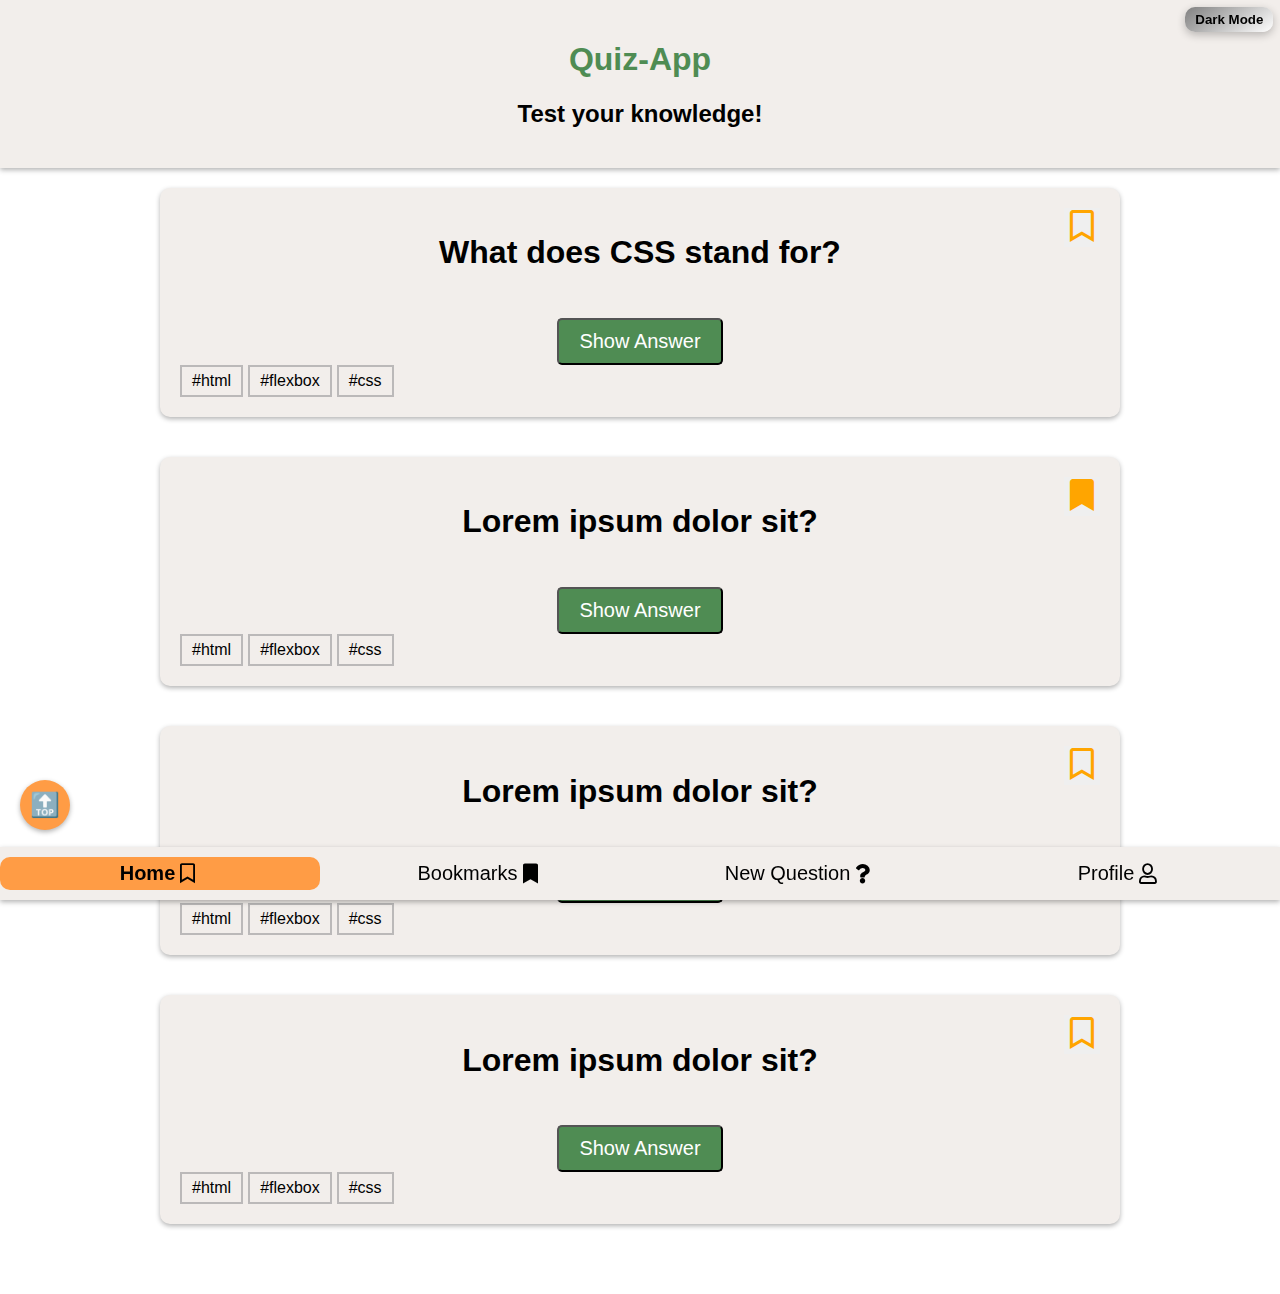
<file: index.html>
<!DOCTYPE html>
<html lang="en">
  <head>
    <meta charset="UTF-8" />
    <meta name="viewport" content="width=device-width, initial-scale=1.0" />
    <title>Quiz App</title>
    <link rel="stylesheet" href="./CSS/styles.css" />
    <script src="./JS/index.js" defer></script>
    <script src="./JS/form.js" defer></script>
    <script src="./JS/darkMode.js" defer></script>
    <script src="./JS/bookmark.js" defer></script>
    <script src="./JS/showAnswer.js" defer></script>
    <link
      rel="stylesheet"
      href="https://use.fontawesome.com/releases/v5.15.4/css/all.css"
    />
  </head>

  <body id="homepage" data-theme="dark">
    <header class="title">
      <h1>Quiz-App</h1>
      <h2>Test your knowledge!</h2>
      <button data-js="dark-button">Dark Mode</button>
    </header>

    <main>
      <section>
        <article class="question-card">
          <button aria-label="Bookmark this question" class="bookmark">
            <i class="far fa-bookmark"></i>
          </button>
          <div>
            <h2>What does CSS stand for?</h2>
            <button aria-label="Show answer of Question" class="showAnswerBtn">
              Show Answer
            </button>
            <div class="answer hidden">
              CSS stands for Cascading Style Sheets.
            </div>
            <button class="hideAnswerBtn hidden">Hide Answer</button>
          </div>
          <div class="tags">
            <span aria-label="tag" class="tag">#html</span>
            <span aria-label="tag" class="tag">#flexbox</span>
            <span aria-label="tag" class="tag">#css</span>
          </div>
        </article>
      </section>

      <section>
        <article class="question-card">
          <button aria-label="Bookmark this question" class="bookmark">
            <i class="fas fa-bookmark"></i>
          </button>
          <div>
            <h2>Lorem ipsum dolor sit?</h2>
            <button aria-label="Show answer of Question" class="showAnswerBtn">
              Show Answer
            </button>
          </div>
          <div class="tags">
            <span aria-label="tag" class="tag">#html</span>
            <span aria-label="tag" class="tag">#flexbox</span>
            <span aria-label="tag" class="tag">#css</span>
          </div>
        </article>
      </section>

      <section>
        <article class="question-card">
          <button aria-label="Bookmark this question" class="bookmark">
            <i class="far fa-bookmark"></i>
          </button>
          <div>
            <h2>Lorem ipsum dolor sit?</h2>
            <button aria-label="Show answer of Question" class="showAnswerBtn">
              Show Answer
            </button>
          </div>
          <div class="tags">
            <span aria-label="tag" class="tag">#html</span>
            <span aria-label="tag" class="tag">#flexbox</span>
            <span aria-label="tag" class="tag">#css</span>
          </div>
        </article>
      </section>

      <section>
        <article class="question-card">
          <button aria-label="Bookmark this question" class="bookmark">
            <i class="far fa-bookmark"></i>
          </button>
          <div>
            <h2>Lorem ipsum dolor sit?</h2>
            <button aria-label="Show answer of Question" class="showAnswerBtn">
              Show Answer
            </button>
          </div>
          <div class="tags">
            <span aria-label="tag" class="tag">#html</span>
            <span aria-label="tag" class="tag">#flexbox</span>
            <span aria-label="tag" class="tag">#css</span>
          </div>
        </article>
      </section>

      <button aria-label="back-to-top" class="back-to-top">🔝</button>
    </main>

    <footer>
      <nav class="navbar">
        <a href="index.html" class="nav active" aria-label="Home"
          >Home<i class="far fa-bookmark"></i
        ></a>
        <a href="bookmarks.html" class="nav" aria-label="Bookmarks"
          >Bookmarks<i class="fas fa-bookmark"></i
        ></a>
        <a href="form.html" class="nav" aria-label="Create question"
          >New Question <i class="fa fa-question"></i
        ></a>
        <a href="profile.html" class="nav" aria-label="Profile"
          >Profile <i class="far fa-regular fa-user"></i
        ></a>
      </nav>
    </footer>
  </body>
</html>
</file>
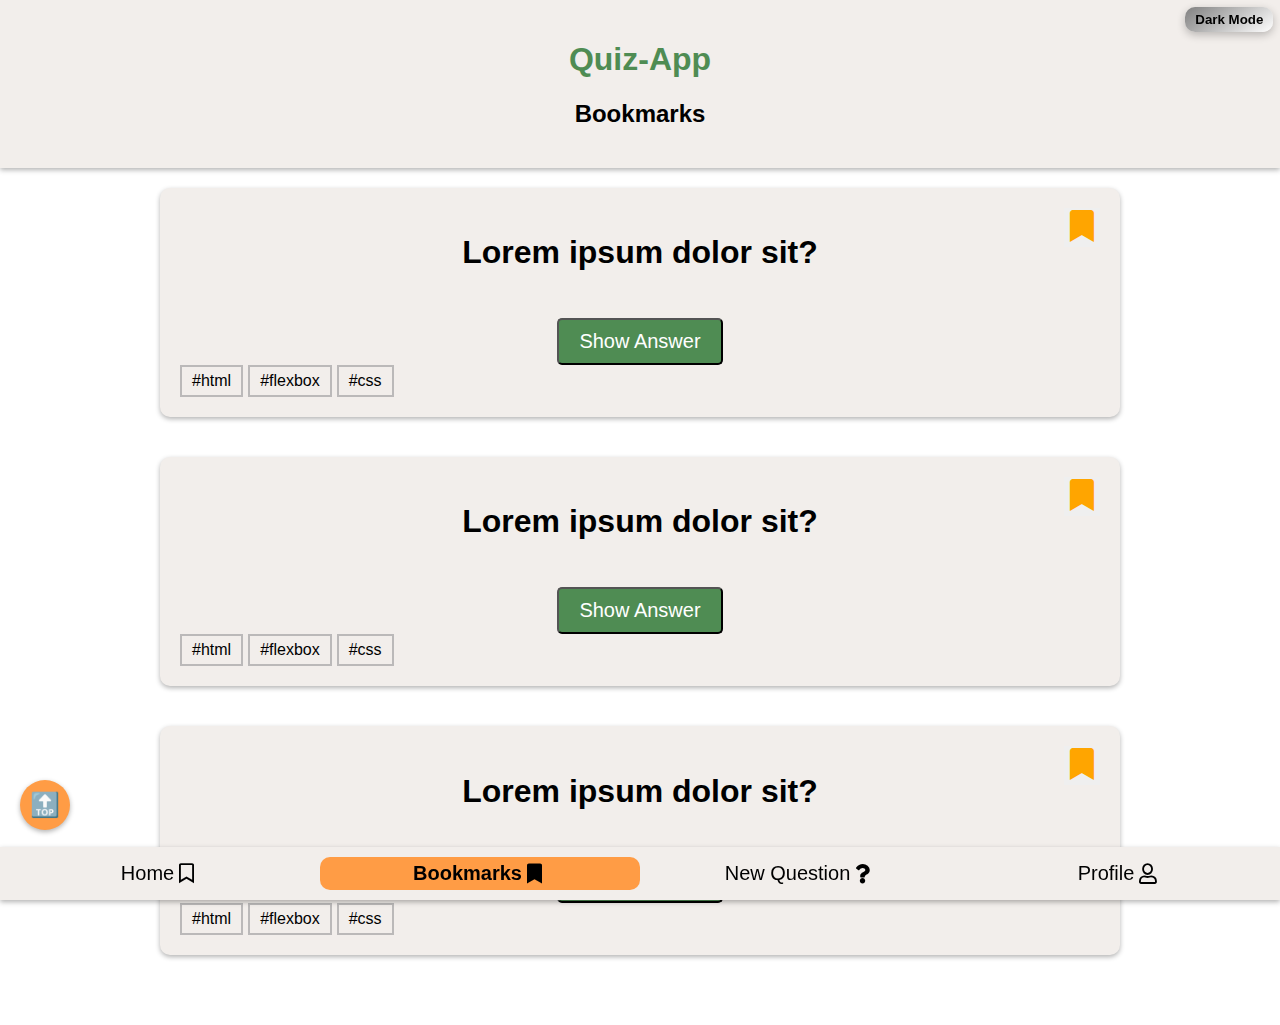
<file: bookmarks.html>
<!DOCTYPE html>
<html lang="en">
  <head>
    <meta charset="UTF-8" />
    <meta name="viewport" content="width=device-width, initial-scale=1.0" />
    <title>Bookmarks</title>
    <link rel="stylesheet" href="./CSS/styles.css" />
    <script src="./JS/index.js" defer></script>
    <script src="./JS/form.js" defer></script>
    <script src="./JS/darkMode.js" defer></script>
    <script src="./JS/bookmark.js" defer></script>
    <link
      rel="stylesheet"
      href="https://use.fontawesome.com/releases/v5.15.4/css/all.css"
    />
  </head>

  <body id="bookmark" data-theme="dark">
    <header class="title">
      <h1>Quiz-App</h1>
      <h2>Bookmarks</h2>
      <button data-js="dark-button">Dark Mode</button>
    </header>

    <main>
      <section>
        <article aria-label="Bookmark this question" class="question-card">
          <button aria-label="Bookmark this question" class="bookmark">
            <i class="fas fa-bookmark"></i>
          </button>
          <div>
            <h2>Lorem ipsum dolor sit?</h2>
            <button aria-label="Show answer of Question" class="showAnswerBtn">
              Show Answer
            </button>
          </div>
          <div class="tags">
            <span aria-label="tag" class="tag">#html</span>
            <span aria-label="tag" class="tag">#flexbox</span>
            <span aria-label="tag" class="tag">#css</span>
          </div>
        </article>
      </section>

      <section>
        <article aria-label="Bookmark this question" class="question-card">
          <button aria-label="Bookmark this question" class="bookmark">
            <i class="fas fa-bookmark"></i>
          </button>
          <div>
            <h2>Lorem ipsum dolor sit?</h2>
            <button aria-label="Show answer of Question" class="showAnswerBtn">
              Show Answer
            </button>
          </div>
          <div class="tags">
            <span aria-label="tag" class="tag">#html</span>
            <span aria-label="tag" class="tag">#flexbox</span>
            <span aria-label="tag" class="tag">#css</span>
          </div>
        </article>
      </section>

      <section>
        <article class="question-card">
          <button aria-label="Bookmark this question" class="bookmark">
            <i class="fas fa-bookmark"></i>
          </button>
          <div>
            <h2>Lorem ipsum dolor sit?</h2>
            <button aria-label="Show answer of Question" class="showAnswerBtn">
              Show Answer
            </button>
          </div>
          <div class="tags">
            <span aria-label="tag" class="tag">#html</span>
            <span aria-label="tag" class="tag">#flexbox</span>
            <span aria-label="tag" class="tag">#css</span>
          </div>
        </article>
      </section>

      <button aria-label="back-to-top" class="back-to-top">🔝</button>
    </main>

    <footer>
      <nav class="navbar">
        <a href="index.html" class="nav" aria-label="Home"
          >Home <i class="far fa-bookmark"></i
        ></a>
        <a href="bookmarks.html" class="nav active" aria-label="Bookmarks"
          >Bookmarks<i class="fas fa-bookmark"></i
        ></a>
        <a href="form.html" class="nav" aria-label="Create question"
          >New Question <i class="fa fa-question"></i
        ></a>
        <a href="profile.html" class="nav" aria-label="Profile"
          >Profile <i class="far fa-regular fa-user"></i
        ></a>
      </nav>
    </footer>
  </body>
</html>
</file>
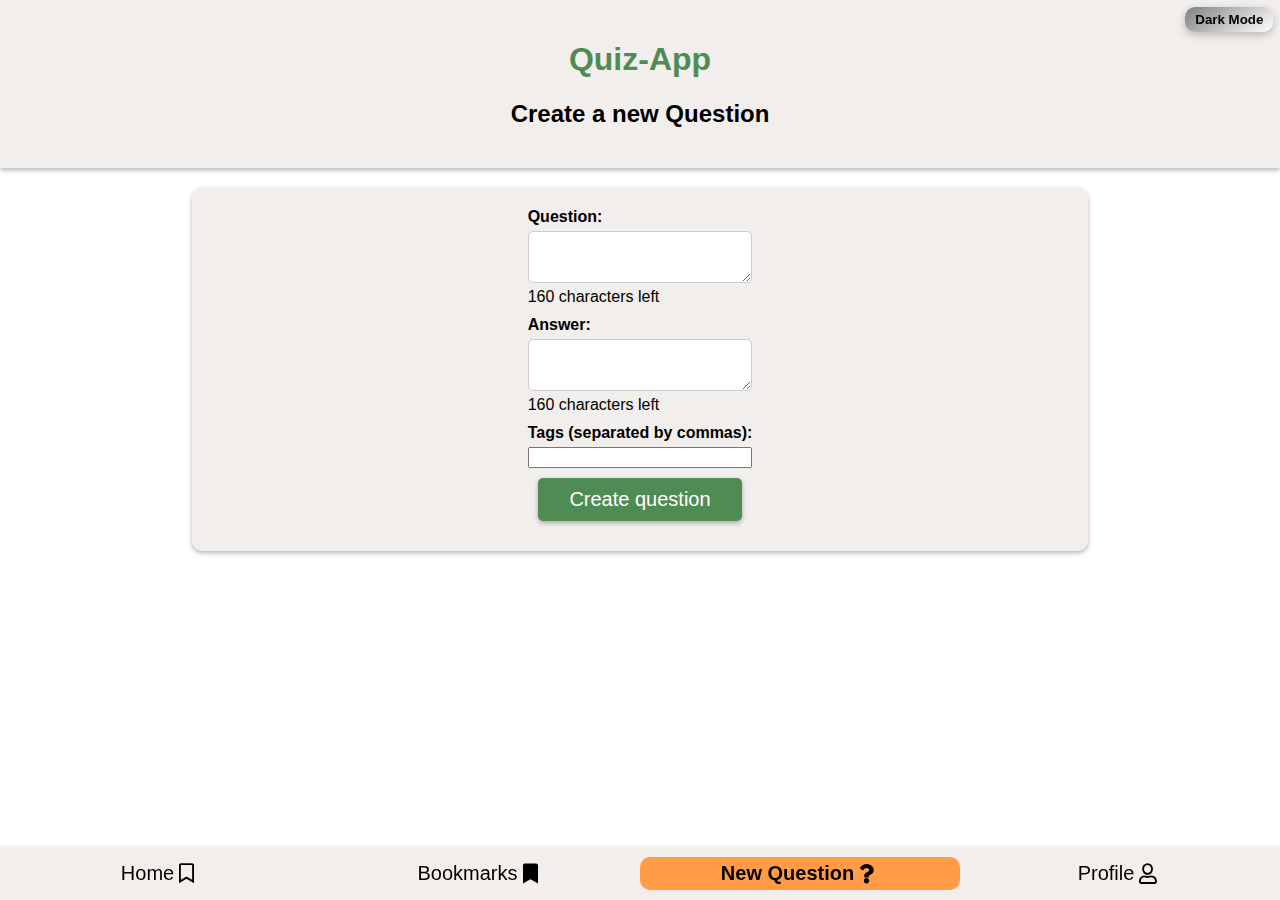
<file: form.html>
<!DOCTYPE html>
<html lang="en">
  <head>
    <meta charset="UTF-8" />
    <meta name="viewport" content="width=device-width, initial-scale=1.0" />
    <title>Form</title>
    <link rel="stylesheet" href="./CSS/styles.css" />
    <script src="./JS/index.js" defer></script>
    <script src="./JS/form.js" defer></script>
    <script src="./JS/darkMode.js" defer></script>
    <script src="./JS/bookmark.js" defer></script>
    <link
      rel="stylesheet"
      href="https://use.fontawesome.com/releases/v5.15.4/css/all.css"
    />
  </head>
  <body id="form" data-theme="dark">
    <header class="title">
      <h1>Quiz-App</h1>
      <h2>Create a new Question</h2>
      <button data-js="dark-button">Dark Mode</button>
    </header>

    <main>
      <section class="create-question-form">
        <form id="newQuestionForm">
          <label for="questionInput">Question:</label>
          <textarea
            type="text"
            id="questionInput"
            name="question"
            maxlength="160"
            required
          ></textarea>
          <div id="questionRemaining">160 characters left</div>

          <label for="answerInput">Answer:</label>
          <textarea
            type="text"
            id="answerInput"
            name="answer"
            maxlength="160"
            required
          ></textarea>
          <div id="answerRemaining">160 characters left</div>

          <label for="tagsInput">Tags (separated by commas):</label>
          <input type="text" id="tagsInput" name="tags" required />

          <button type="submit" class="button">Create question</button>
        </form>
      </section>

      <footer>
        <nav class="navbar">
          <a href="index.html" class="nav" aria-label="Home"
            >Home<i class="far fa-bookmark"></i
          ></a>
          <a href="bookmarks.html" class="nav" aria-label="Bookmarks"
            >Bookmarks<i class="fas fa-bookmark"></i
          ></a>
          <a href="form.html" class="nav active" aria-label="Create question"
            >New Question <i class="fa fa-question"></i
          ></a>
          <a href="profile.html" class="nav" aria-label="Profile"
            >Profile <i class="far fa-regular fa-user"></i
          ></a>
        </nav>
      </footer>
    </main>
  </body>
</html>
</file>
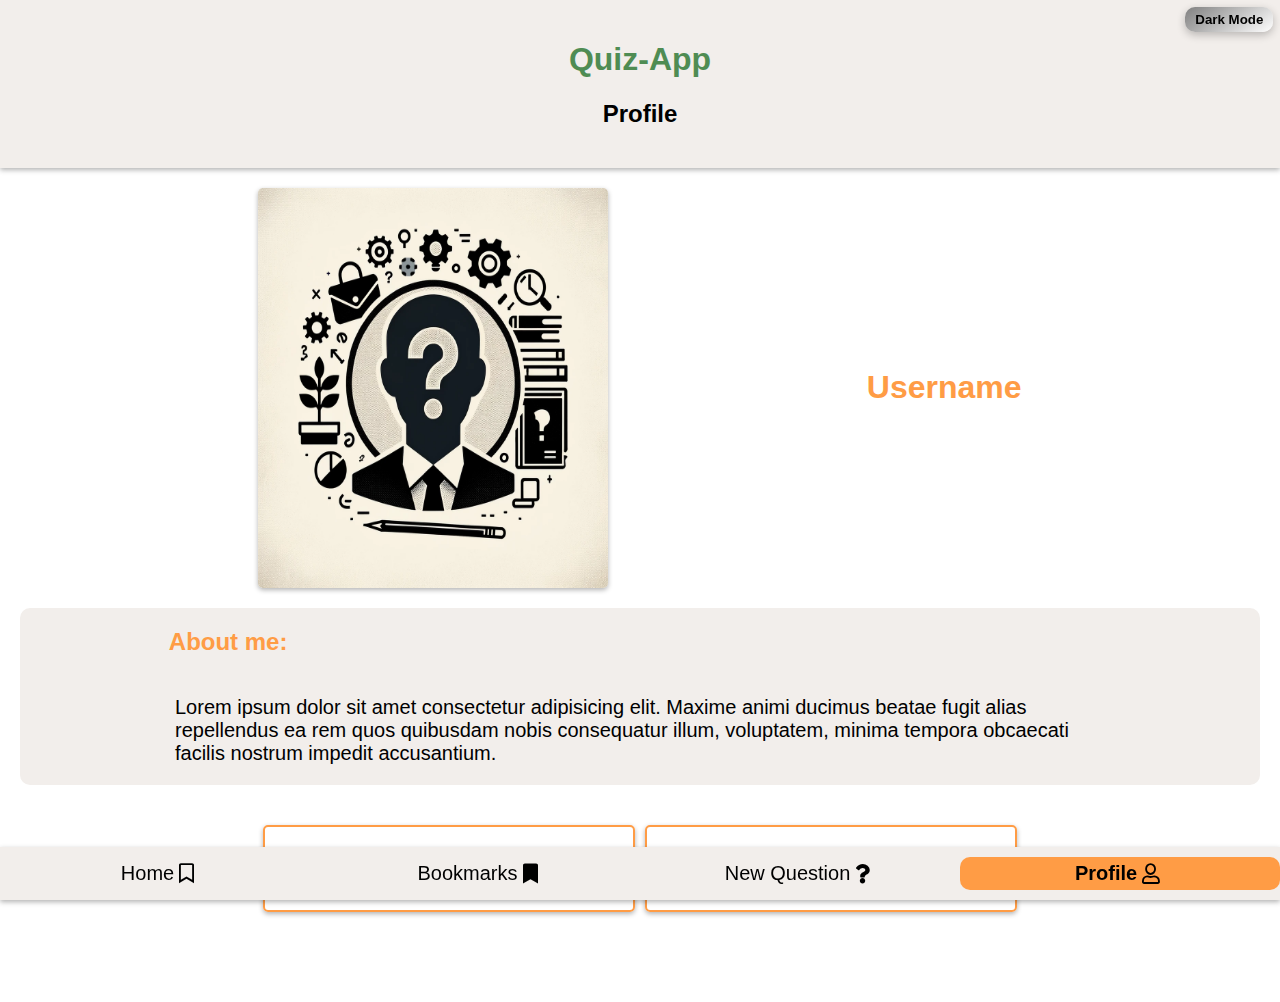
<file: profile.html>
<!DOCTYPE html>
<html lang="en">
  <head>
    <meta charset="UTF-8" />
    <meta name="viewport" content="width=device-width, initial-scale=1.0" />
    <title>Profile</title>
    <link rel="stylesheet" href="./CSS/styles.css" />
    <script src="./JS/index.js" defer></script>
    <script src="./JS/form.js" defer></script>
    <script src="./JS/darkMode.js" defer></script>
    <script src="./JS/bookmark.js" defer></script>
    <link
      rel="stylesheet"
      href="https://use.fontawesome.com/releases/v5.15.4/css/all.css"
    />
  </head>

  <body id="profil" data-theme="dark">
    <header class="title">
      <h1>Quiz-App</h1>
      <h2>Profile</h2>
      <button data-js="dark-button">Dark Mode</button>
    </header>

    <main>
      <section class="profile-info" aria-label="Profile-information">
        <div class="profileNameAndImage">
          <img
            src="./img/profilbild.jpg"
            alt="Profilimage"
            aria-label="Profileimage"
          />
          <h2 aria-label="username" class="username">Username</h2>
        </div>
        <div aria-label="about me" class="about-me">
          <h2>About me:</h2>
          <p>
            Lorem ipsum dolor sit amet consectetur adipisicing elit. Maxime
            animi ducimus beatae fugit alias repellendus ea rem quos quibusdam
            nobis consequatur illum, voluptatem, minima tempora obcaecati
            facilis nostrum impedit accusantium.
          </p>
        </div>
        <div class="counters" aria-label="Counter">
          <div class="counter">
            <h3>Created Questions:</h3>
            <p>0</p>
          </div>
          <div class="counter">
            <h3>Bookmarks:</h3>
            <p>0</p>
          </div>
        </div>
      </section>
    </main>

    <footer>
      <nav class="navbar">
        <a href="index.html" class="nav" aria-label="Home"
          >Home <i class="far fa-bookmark"></i
        ></a>
        <a href="bookmarks.html" class="nav" aria-label="Bookmarks"
          >Bookmarks <i class="fas fa-bookmark"></i
        ></a>
        <a href="form.html" class="nav" aria-label="Create question"
          >New Question <i class="fa fa-question"></i
        ></a>
        <a href="profile.html" class="nav active" aria-label="Profile"
          >Profile <i class="far fa-regular fa-user"></i
        ></a>
      </nav>
    </footer>
  </body>
</html>
</file>
<file: CSS/styles.css>
@import url(global.css);
@import url(./components/buttonShowAnswer.css);
@import url(./components/question-card.css);
@import url(./components/backToTopButton.css);
@import url(./components/darkMode.css);
@import url(./components/profilPage.css);
@import url(./components/createQuestionCard.css);

body {
  margin: 0;
  font-family: var(--font-primary);
}

/* Header-Bereich */

.title {
  background-color: var(--background-color-light);
  padding: var(--spacing-large);
  text-align: center;
  box-shadow: var(--box-shadow);
}

.title h1 {
  color: var(--color-green);
}

/* Main-Bereich */
main {
  margin-bottom: 3.125rem;
}

main > section {
  display: flex;
  width: 100%;
  justify-content: center;
}

/* Footer-Bereich */

.navbar {
  position: fixed;
  bottom: 0;
  width: 100%;
  background-color: var(--background-color-light);
  padding: var(--spacing-medium) 0;
  display: flex;
  justify-content: center;
  box-shadow: var(--box-shadow);
}

.nav {
  display: flex;
  padding: var(--spacing-small) var(--spacing-medium);
  justify-content: center;
  align-items: center;
  text-decoration: none;
  color: black;
  font-size: var(--font-size-small);
  width: 30%;

}

footer > nav > a > i {
  margin: 0 var(--spacing-small);
}

.navbar a.active {
  background-color: var(--color-orange);
  font-weight: bold;
  border-radius: var(--border-radius-large);
}

.nav:hover {
  background-color: rgba(0, 0, 0, 0.2);
  text-decoration: underline;
  border-radius: var(--border-radius-large);
}

/* Media-Queries */

@media (max-width: 600px) {
  .showAnswerBtn {
    margin-bottom: var(--spacing-large);
  }

  .hideAnswerBtn {
    margin-bottom: var(--spacing-large);
  }

  a.nav {
    font-size: 0.8rem;
  }

  .question-card h2 {
    font-size: var(--font-size-medium);
  }

  .bookmark {
    right: 0;
    top: 5px;
  }

  .back-to-top {
    left: 0.0625rem;
    bottom: 6rem;
    font-size: var(--font-size-small);
    padding: var(--spacing-small);
    width: 2.5rem;
    height: 2.5rem;
  }

  .tags {
    justify-content: center;
    font-size: 0.875rem;
  }

  .navbar {
    justify-content: space-around;
  }

  .profileNameAndImage {
    display: flex;
    flex-direction: column;
    justify-content: center;
    width: 100%;
    margin-top: var(--spacing-large);
  }

  .profileNameAndImage img {
    width: 12.5rem;
    height: 12.5rem;
  }

  .about-me {
    margin: var(--spacing-large);
  }

  .counter {
    align-items: center;
    width: 80%;
  }

  .counter h3 {
    margin: 0;
  }

  .counter p {
    text-align: center;
    margin: 0;
  }
}

@media (min-width: 601px) and (max-width: 1024px) {
  a.nav {
    font-size: var(--font-size-small);
  }

  .back-to-top {
    width: 3.125rem;
    height: 3.125rem;
    bottom: 4.375rem;
    left: var(--spacing-large);
  }

  .showAnswerBtn{
    margin-bottom: var(--spacing-medium);
    margin-top: 0;
  }

  .bookmark {
    right: var(--spacing-small);
    top: var(--spacing-medium);
  }

  .tags {
    justify-content: left;
  }

  /* profil-page */

  .profileNameAndImage img {
    height: 15.625rem;
    width: 15.625rem;
  }
}

@media (min-width: 1025px) {
  .profileNameAndImage img {
    height: 25rem;
    width: 21.875rem;
  }

  .counter {
    width: 30%;
  }
}
</file>
